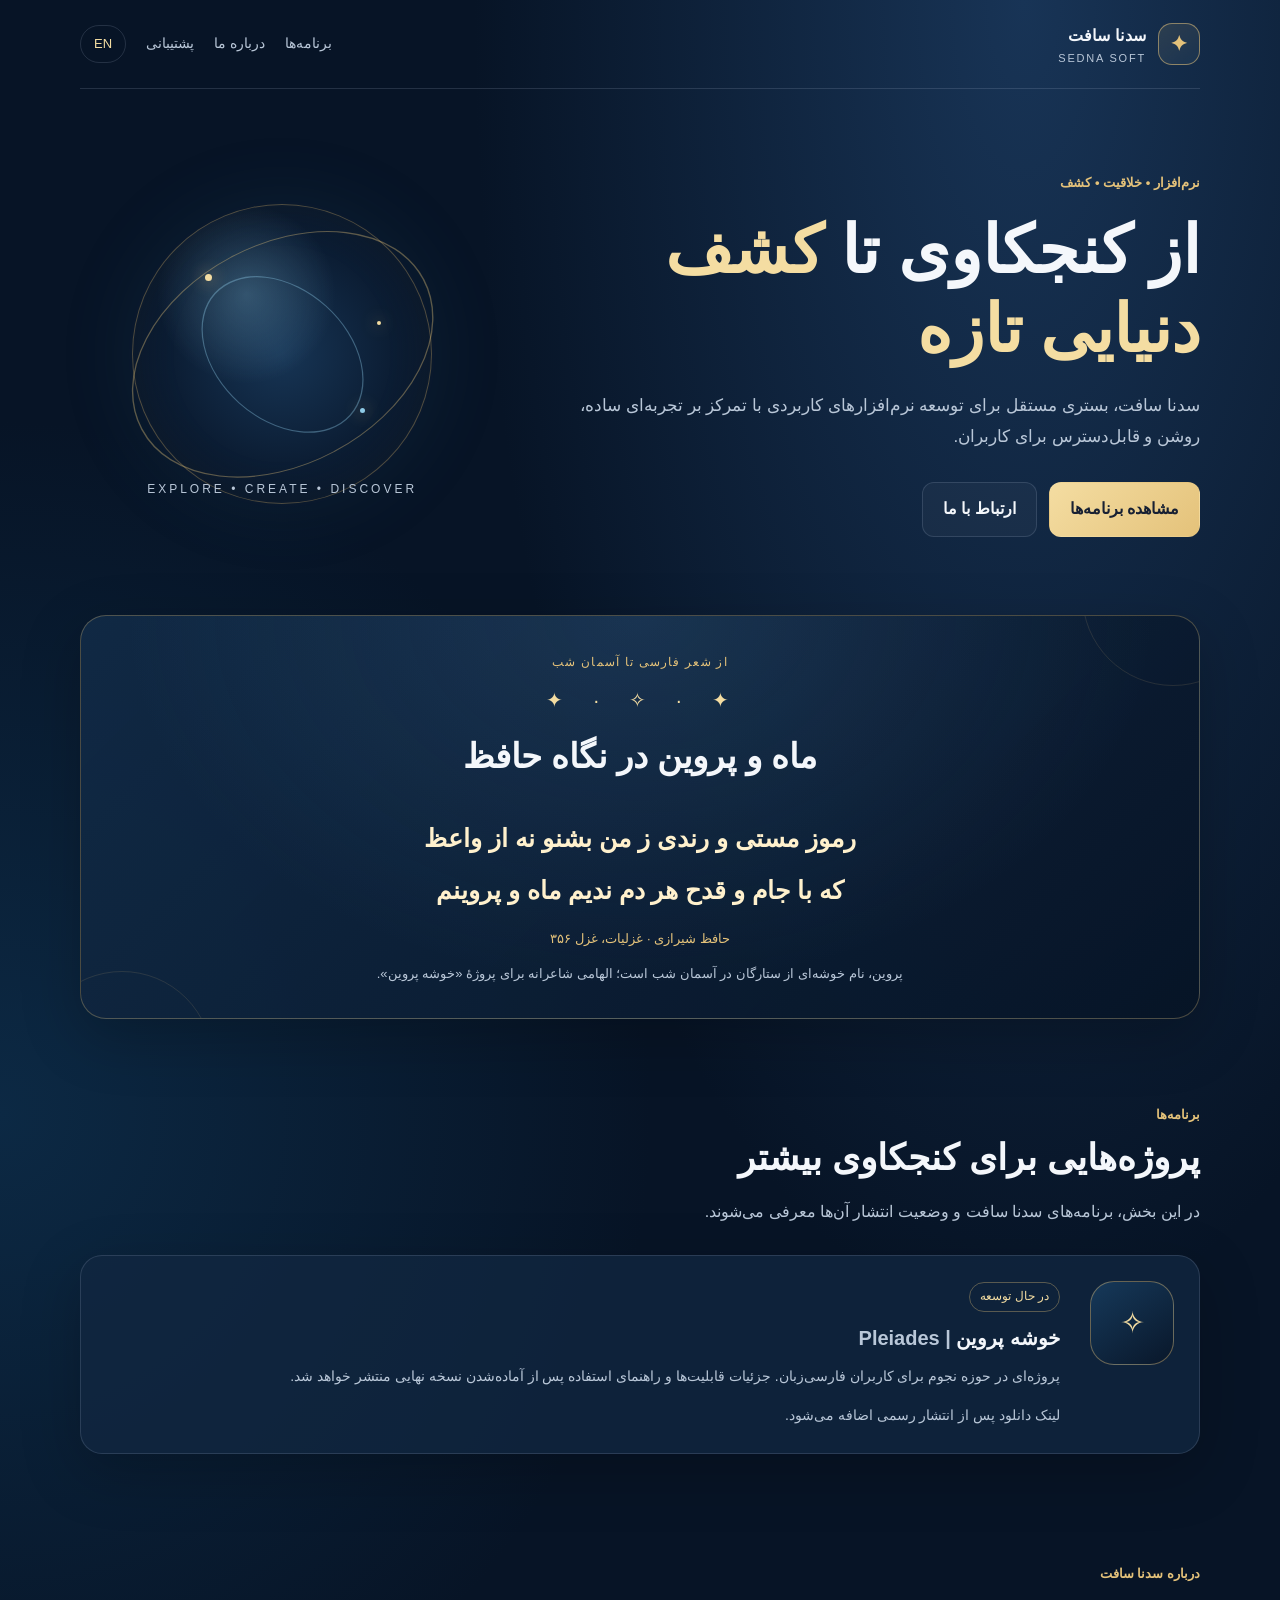
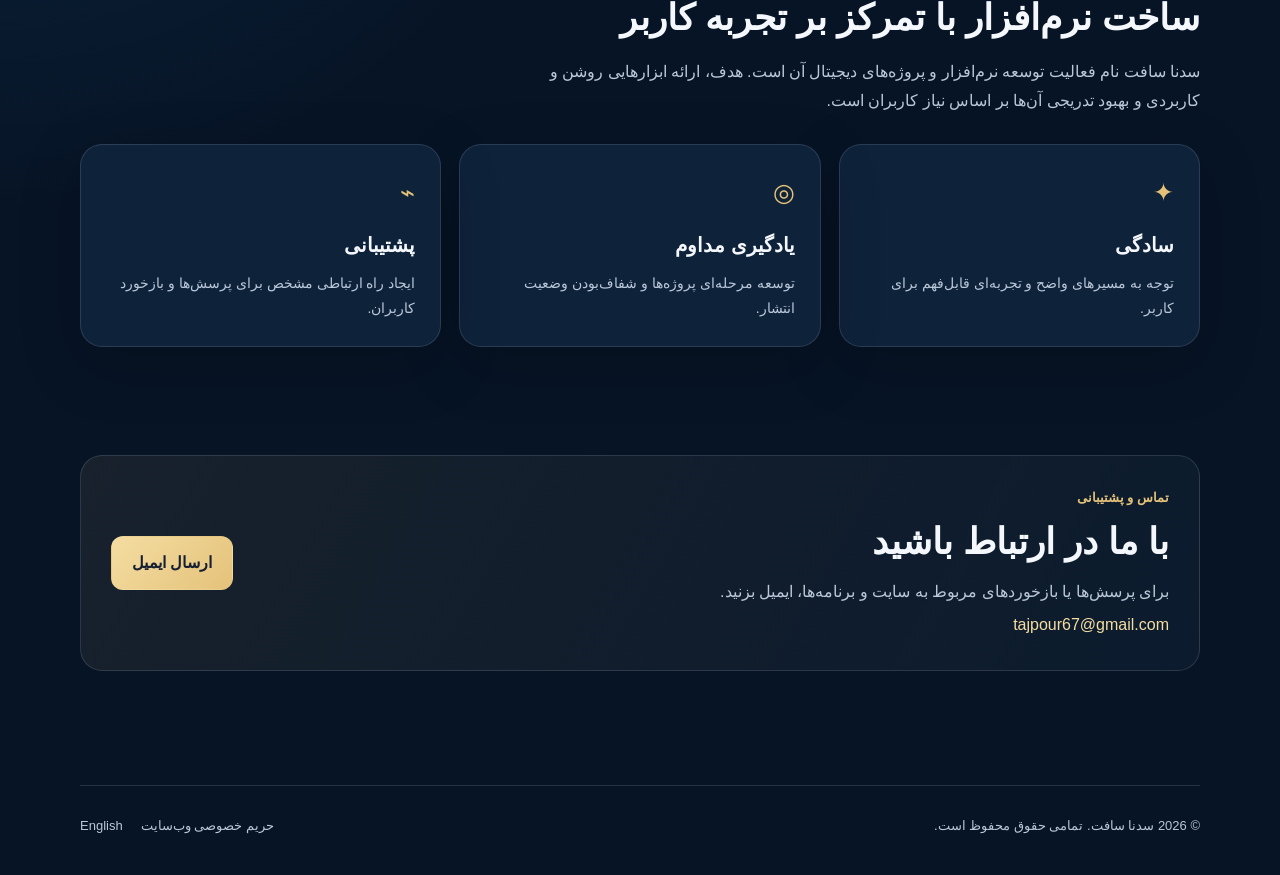
<file: index.html>
<!doctype html><html lang="fa" dir="rtl"><head><meta charset="utf-8"><meta name="viewport" content="width=device-width,initial-scale=1"><meta http-equiv="refresh" content="0; url=/fa/"><title>سدنا سافت | Sedna Soft</title><meta name="description" content="وب‌سایت رسمی سدنا سافت؛ معرفی برنامه‌ها و راه‌های پشتیبانی."><link rel="canonical" href="https://sednasoft.ir/fa/"><link rel="stylesheet" href="assets/style.css"><script>location.replace('/fa/')</script></head><body><main class="wrap page"><h1>سدنا سافت | Sedna Soft</h1><p>برای ورود به نسخه فارسی، <a href="/fa/">اینجا را انتخاب کنید</a>.</p><p lang="en"><a href="/en/">English version</a></p></main></body></html>
</file>
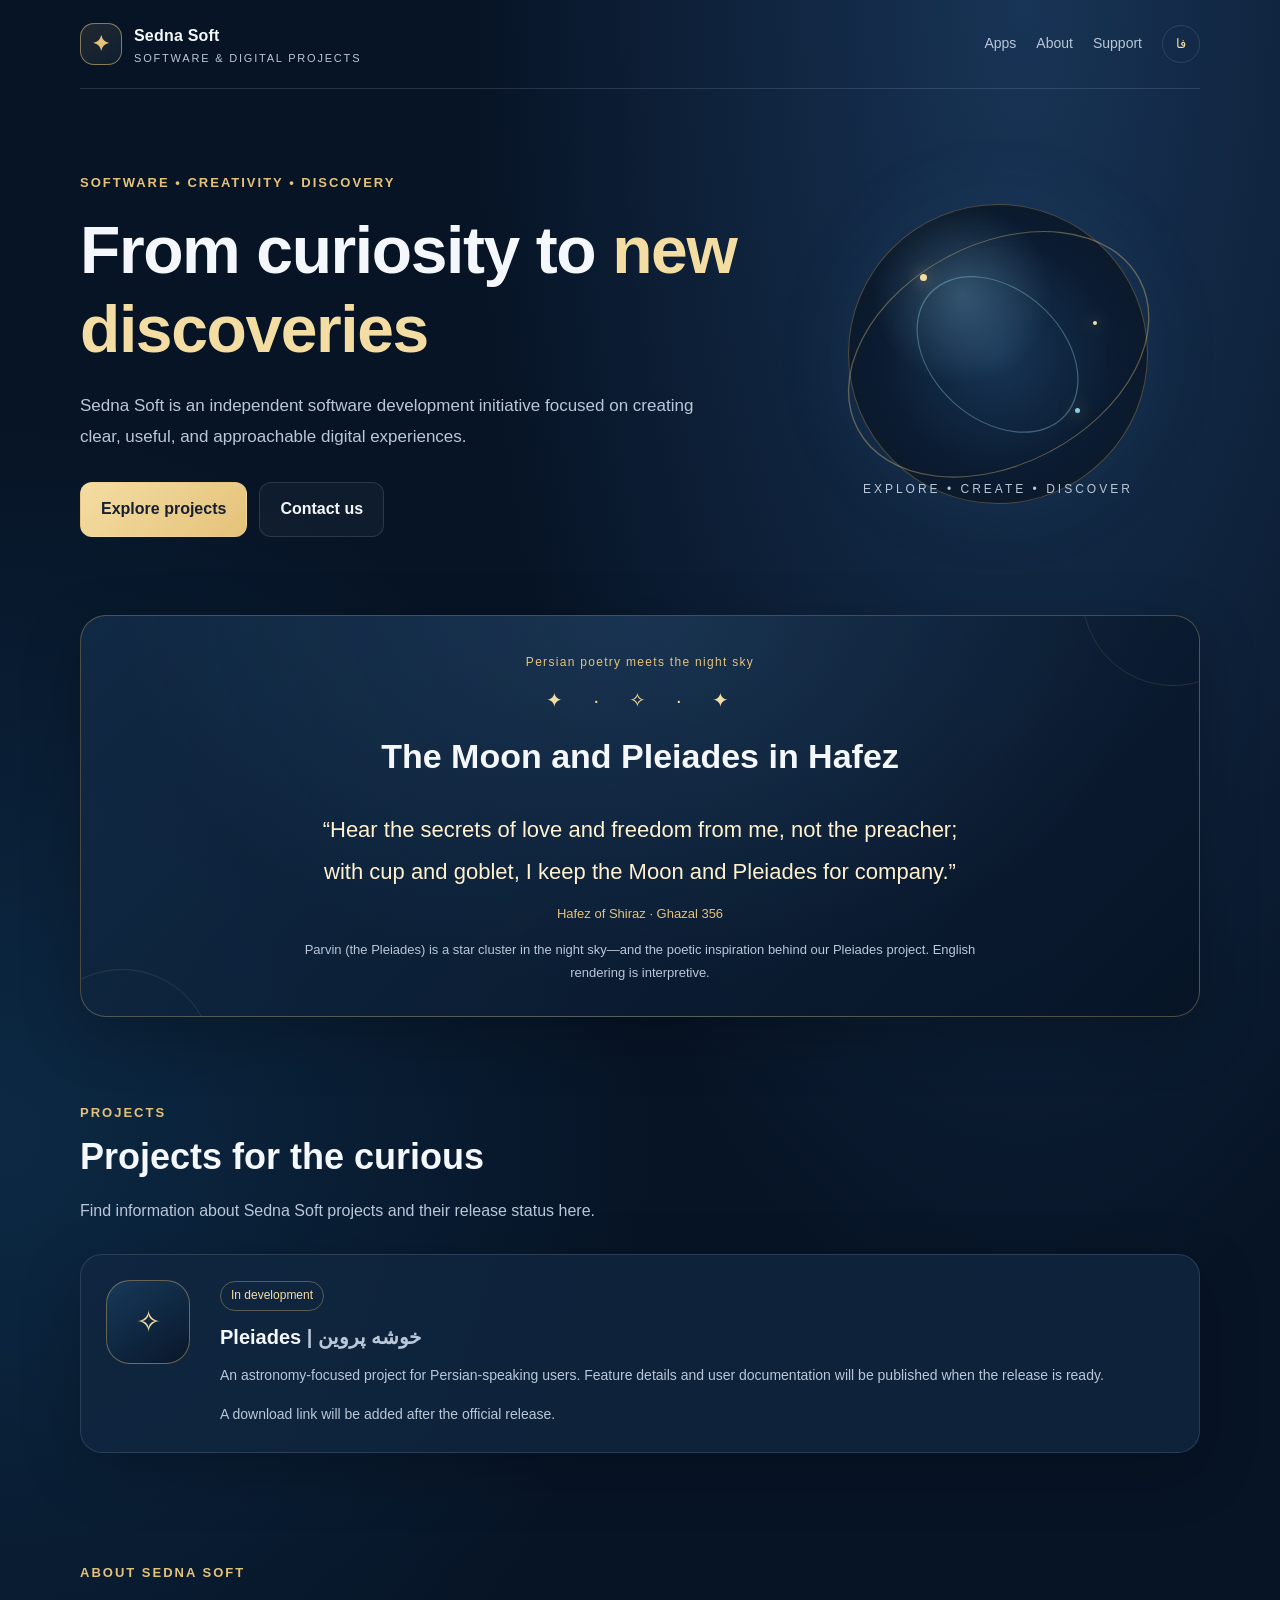
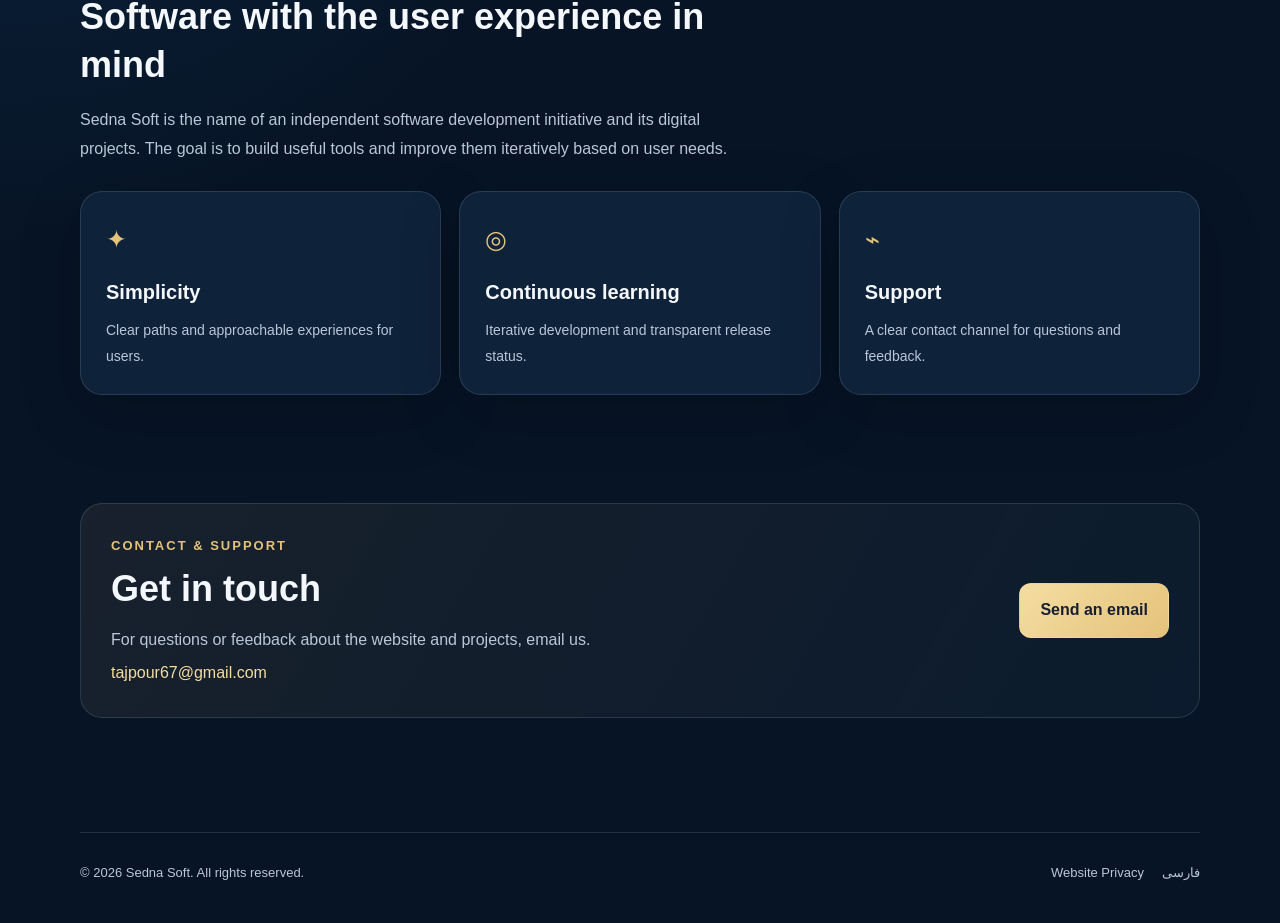
<file: en/index.html>
<!doctype html><html lang="en" dir="ltr"><head><meta charset="utf-8"><meta name="viewport" content="width=device-width,initial-scale=1"><title>Sedna Soft | Software Development</title><meta name="description" content="Sedna Soft: software projects, the Pleiades astronomy app project, and support contact information."><meta name="theme-color" content="#071426"><link rel="stylesheet" href="../assets/style.css"><link rel="canonical" href="https://sednasoft.ir/en/"></head><body><header class="wrap topbar"><a class="brand" href="./" aria-label="Sedna Soft home"><span class="brand-mark">✦</span><span>Sedna Soft<small>SOFTWARE & DIGITAL PROJECTS</small></span></a><nav class="nav" aria-label="Main navigation"><a href="#apps">Apps</a><a class="nav-hide" href="#about">About</a><a href="#contact">Support</a><a class="lang" href="../fa/" lang="fa" dir="rtl">فا</a></nav></header><main><section class="wrap hero"><div><div class="eyebrow">SOFTWARE • CREATIVITY • DISCOVERY</div><h1>From curiosity to <span>new discoveries</span></h1><p class="lead">Sedna Soft is an independent software development initiative focused on creating clear, useful, and approachable digital experiences.</p><div class="actions"><a class="btn primary" href="#apps">Explore projects</a><a class="btn secondary" href="#contact">Contact us</a></div></div><div class="orb-wrap" aria-hidden="true"><div class="orb"><i class="star"></i><i class="star s2"></i><i class="star s3"></i></div><div class="orbit-label">EXPLORE • CREATE • DISCOVER</div></div></section><section class="wrap poetry-section" aria-labelledby="poetry-title"><div class="poetry-card"><div class="poetry-kicker">Persian poetry meets the night sky</div><div class="poetry-stars" aria-hidden="true">✦　·　✧　·　✦</div><h2 id="poetry-title">The Moon and Pleiades in Hafez</h2><blockquote><p>“Hear the secrets of love and freedom from me, not the preacher;<br>with cup and goblet, I keep the Moon and Pleiades for company.”</p></blockquote><div class="poetry-credit">Hafez of Shiraz · Ghazal 356</div><p class="poetry-note">Parvin (the Pleiades) is a star cluster in the night sky—and the poetic inspiration behind our Pleiades project. English rendering is interpretive.</p></div></section><section class="wrap section" id="apps"><div class="section-head"><div class="eyebrow">PROJECTS</div><h2>Projects for the curious</h2><p class="muted">Find information about Sedna Soft projects and their release status here.</p></div><article class="card app-card"><div class="app-icon" aria-hidden="true">✧</div><div><span class="badge">In development</span><h3>Pleiades <span class="muted">| خوشه پروین</span></h3><p>An astronomy-focused project for Persian-speaking users. Feature details and user documentation will be published when the release is ready.</p><p class="small" style="margin-top:14px">A download link will be added after the official release.</p></div></article></section><section class="wrap section" id="about"><div class="section-head"><div class="eyebrow">ABOUT SEDNA SOFT</div><h2>Software with the user experience in mind</h2><p class="muted">Sedna Soft is the name of an independent software development initiative and its digital projects. The goal is to build useful tools and improve them iteratively based on user needs.</p></div><div class="grid"><article class="card"><div class="icon">✦</div><h3>Simplicity</h3><p>Clear paths and approachable experiences for users.</p></article><article class="card"><div class="icon">◎</div><h3>Continuous learning</h3><p>Iterative development and transparent release status.</p></article><article class="card"><div class="icon">⌁</div><h3>Support</h3><p>A clear contact channel for questions and feedback.</p></article></div></section><section class="wrap section" id="contact"><div class="contact"><div><div class="eyebrow">CONTACT & SUPPORT</div><h2>Get in touch</h2><p>For questions or feedback about the website and projects, email us.</p><a class="email" href="mailto:tajpour67@gmail.com">tajpour67@gmail.com</a></div><a class="btn primary" href="mailto:tajpour67@gmail.com?subject=Message%20to%20Sedna%20Tech">Send an email</a></div></section></main><footer class="wrap footer"><span>© <span id="year">2026</span> Sedna Soft. All rights reserved.</span><div class="footer-links"><a href="privacy.html">Website Privacy</a><a href="../fa/">فارسی</a></div></footer><script>document.getElementById('year').textContent=new Date().getFullYear()</script></body></html>
</file>
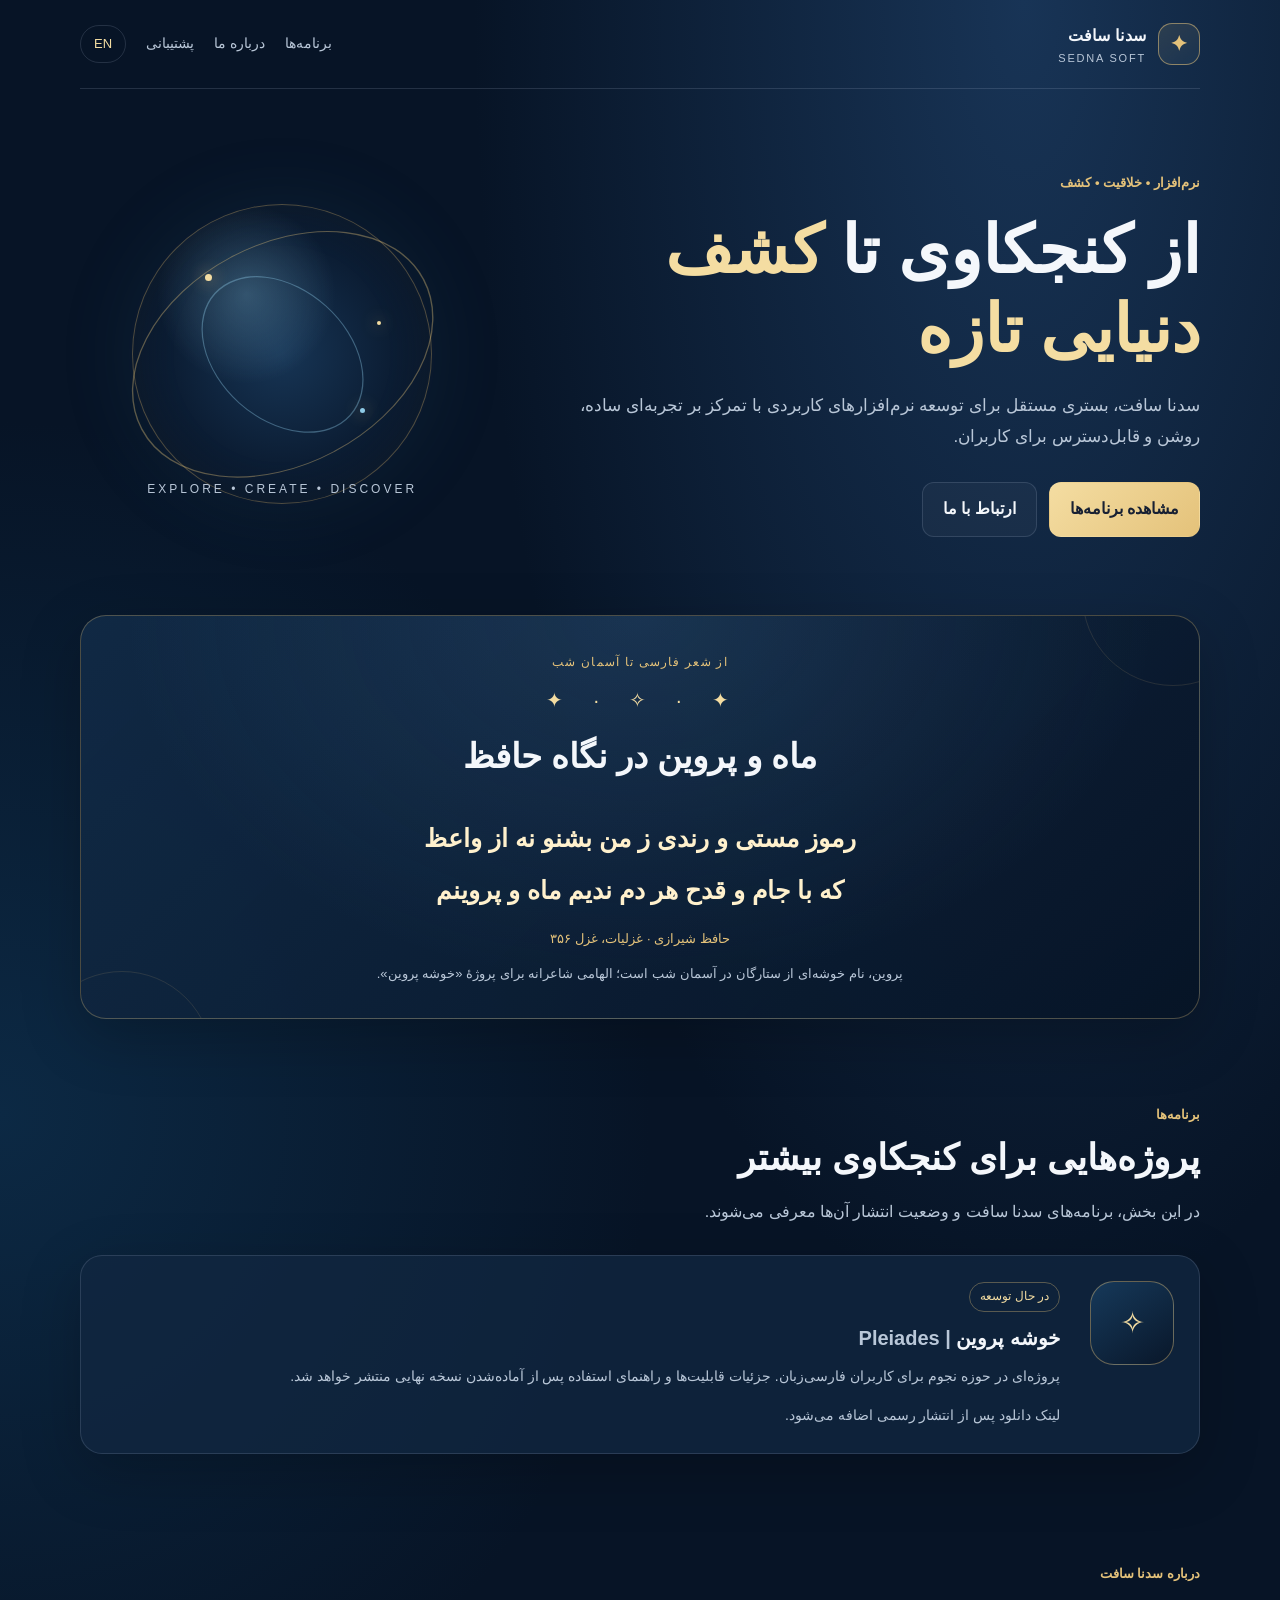
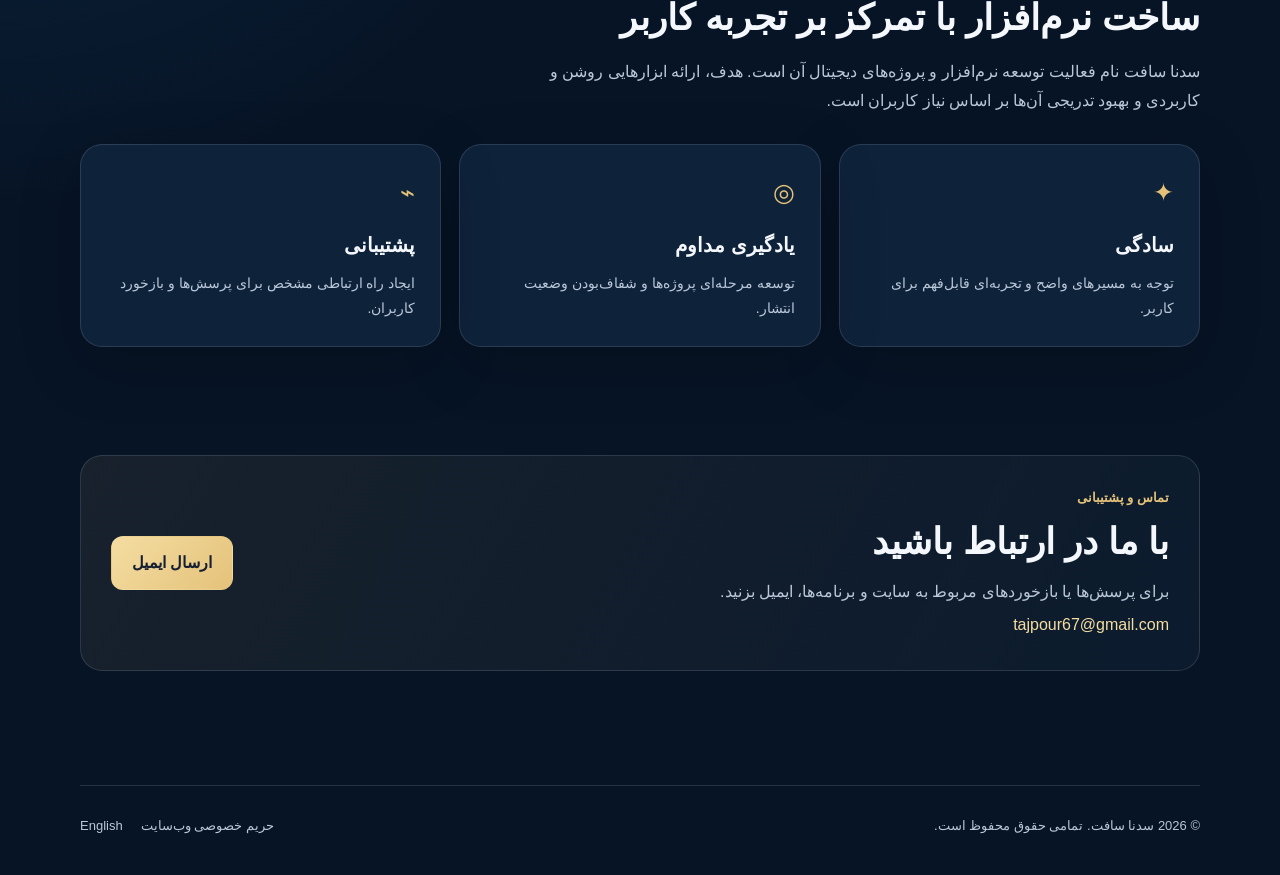
<file: fa/index.html>
<!doctype html><html lang="fa" dir="rtl"><head><meta charset="utf-8"><meta name="viewport" content="width=device-width,initial-scale=1"><title>سدنا سافت | توسعه نرم‌افزار</title><meta name="description" content="سدنا سافت؛ معرفی برنامه‌های نرم‌افزاری، پروژه خوشه پروین و راه‌های پشتیبانی."><meta name="theme-color" content="#071426"><link rel="stylesheet" href="../assets/style.css"><link rel="canonical" href="https://sednasoft.ir/fa/"></head><body><header class="wrap topbar"><a class="brand" href="./" aria-label="صفحه اصلی سدنا سافت"><span class="brand-mark">✦</span><span>سدنا سافت<small>SEDNA SOFT</small></span></a><nav class="nav" aria-label="پیمایش اصلی"><a href="#apps">برنامه‌ها</a><a class="nav-hide" href="#about">درباره ما</a><a href="#contact">پشتیبانی</a><a class="lang" href="../en/" lang="en" dir="ltr">EN</a></nav></header><main><section class="wrap hero"><div><div class="eyebrow">نرم‌افزار • خلاقیت • کشف</div><h1>از کنجکاوی تا <span>کشف دنیایی تازه</span></h1><p class="lead">سدنا سافت، بستری مستقل برای توسعه نرم‌افزارهای کاربردی با تمرکز بر تجربه‌ای ساده، روشن و قابل‌دسترس برای کاربران.</p><div class="actions"><a class="btn primary" href="#apps">مشاهده برنامه‌ها</a><a class="btn secondary" href="#contact">ارتباط با ما</a></div></div><div class="orb-wrap" aria-hidden="true"><div class="orb"><i class="star"></i><i class="star s2"></i><i class="star s3"></i></div><div class="orbit-label">EXPLORE • CREATE • DISCOVER</div></div></section><section class="wrap poetry-section" aria-labelledby="poetry-title"><div class="poetry-card"><div class="poetry-kicker">از شعر فارسی تا آسمان شب</div><div class="poetry-stars" aria-hidden="true">✦　·　✧　·　✦</div><h2 id="poetry-title">ماه و پروین در نگاه حافظ</h2><blockquote><p>رموز مستی و رندی ز من بشنو نه از واعظ<br>که با جام و قدح هر دم ندیم ماه و پروینم</p></blockquote><div class="poetry-credit">حافظ شیرازی · غزلیات، غزل ۳۵۶</div><p class="poetry-note">پروین، نام خوشه‌ای از ستارگان در آسمان شب است؛ الهامی شاعرانه برای پروژهٔ «خوشه پروین».</p></div></section><section class="wrap section" id="apps"><div class="section-head"><div class="eyebrow">برنامه‌ها</div><h2>پروژه‌هایی برای کنجکاوی بیشتر</h2><p class="muted">در این بخش، برنامه‌های سدنا سافت و وضعیت انتشار آن‌ها معرفی می‌شوند.</p></div><article class="card app-card"><div class="app-icon" aria-hidden="true">✧</div><div><span class="badge">در حال توسعه</span><h3>خوشه پروین <span class="muted">| Pleiades</span></h3><p>پروژه‌ای در حوزه نجوم برای کاربران فارسی‌زبان. جزئیات قابلیت‌ها و راهنمای استفاده پس از آماده‌شدن نسخه نهایی منتشر خواهد شد.</p><p class="small" style="margin-top:14px">لینک دانلود پس از انتشار رسمی اضافه می‌شود.</p></div></article></section><section class="wrap section" id="about"><div class="section-head"><div class="eyebrow">درباره سدنا سافت</div><h2>ساخت نرم‌افزار با تمرکز بر تجربه کاربر</h2><p class="muted">سدنا سافت نام فعالیت توسعه نرم‌افزار و پروژه‌های دیجیتال آن است. هدف، ارائه ابزارهایی روشن و کاربردی و بهبود تدریجی آن‌ها بر اساس نیاز کاربران است.</p></div><div class="grid"><article class="card"><div class="icon">✦</div><h3>سادگی</h3><p>توجه به مسیرهای واضح و تجربه‌ای قابل‌فهم برای کاربر.</p></article><article class="card"><div class="icon">◎</div><h3>یادگیری مداوم</h3><p>توسعه مرحله‌ای پروژه‌ها و شفاف‌بودن وضعیت انتشار.</p></article><article class="card"><div class="icon">⌁</div><h3>پشتیبانی</h3><p>ایجاد راه ارتباطی مشخص برای پرسش‌ها و بازخورد کاربران.</p></article></div></section><section class="wrap section" id="contact"><div class="contact"><div><div class="eyebrow">تماس و پشتیبانی</div><h2>با ما در ارتباط باشید</h2><p>برای پرسش‌ها یا بازخوردهای مربوط به سایت و برنامه‌ها، ایمیل بزنید.</p><a class="email" href="mailto:tajpour67@gmail.com">tajpour67@gmail.com</a></div><a class="btn primary" href="mailto:tajpour67@gmail.com?subject=%D9%BE%DB%8C%D8%A7%D9%85%20%D8%A8%D9%87%20%D8%B3%D8%AF%D9%86%D8%A7%20%D8%AA%DA%A9">ارسال ایمیل</a></div></section></main><footer class="wrap footer"><span>© <span id="year">2026</span> سدنا سافت. تمامی حقوق محفوظ است.</span><div class="footer-links"><a href="privacy.html">حریم خصوصی وب‌سایت</a><a href="../en/">English</a></div></footer><script>document.getElementById('year').textContent=new Date().getFullYear()</script></body></html>
</file>
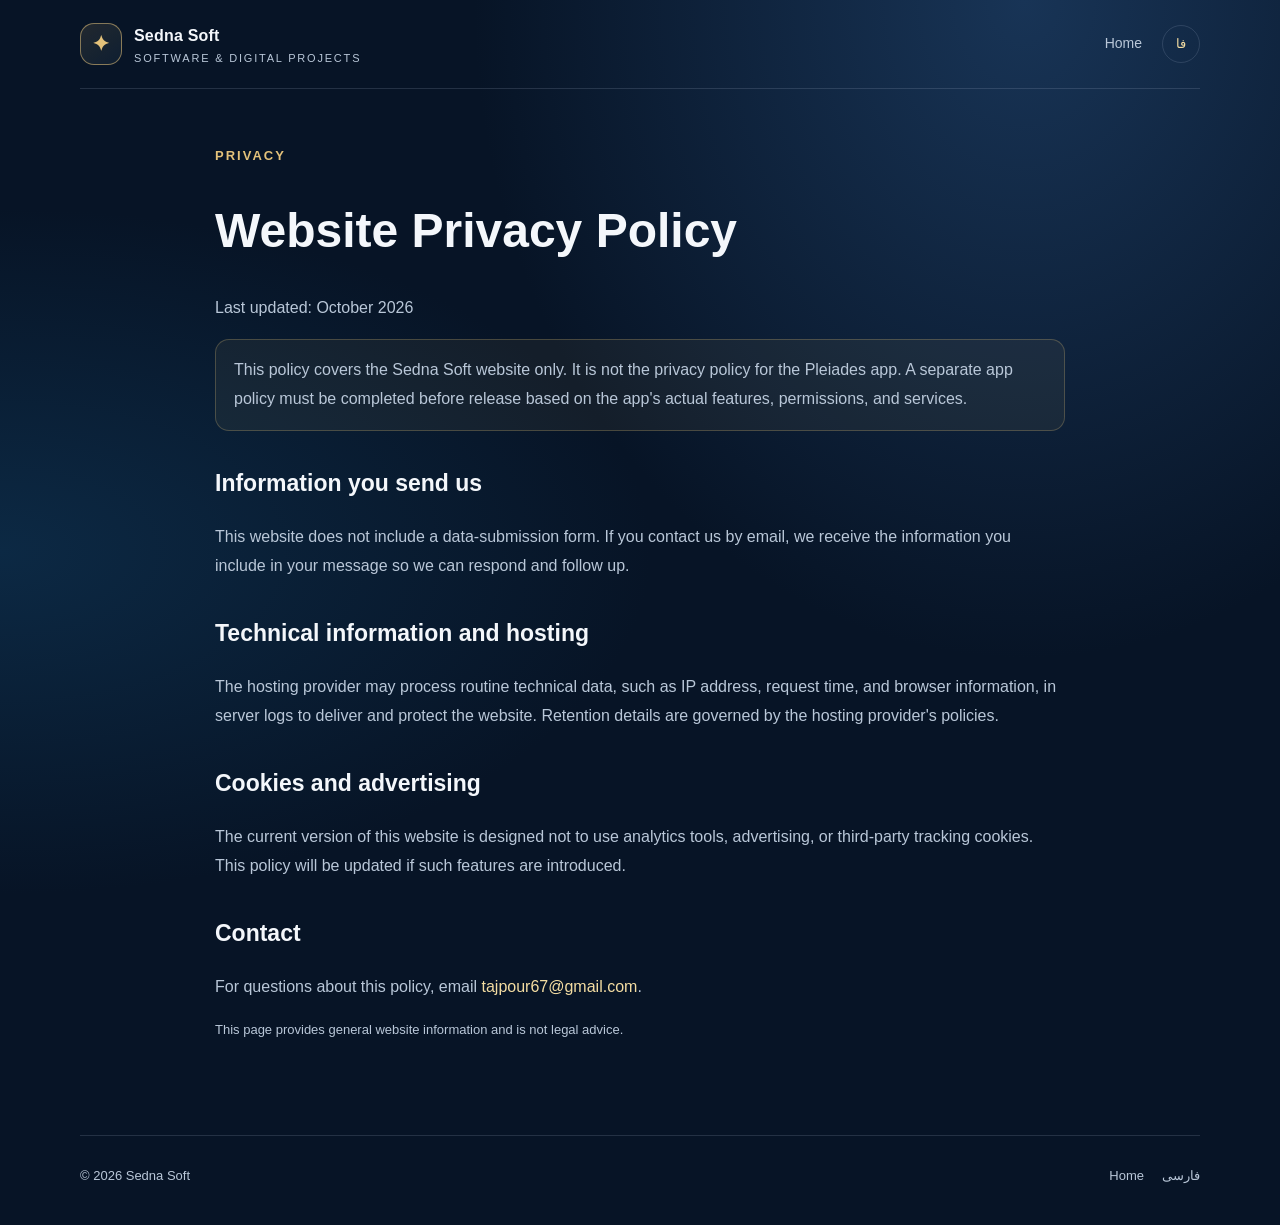
<file: en/privacy.html>
<!doctype html><html lang="en" dir="ltr"><head><meta charset="utf-8"><meta name="viewport" content="width=device-width,initial-scale=1"><title>Website Privacy | Sedna Soft</title><meta name="description" content="Privacy information for the Sedna Soft website."><link rel="stylesheet" href="../assets/style.css"></head><body><header class="wrap topbar"><a class="brand" href="./"><span class="brand-mark">✦</span><span>Sedna Soft<small>SOFTWARE & DIGITAL PROJECTS</small></span></a><nav class="nav"><a href="./">Home</a><a class="lang" href="../fa/privacy.html" lang="fa" dir="rtl">فا</a></nav></header><main class="wrap page"><div class="eyebrow">PRIVACY</div><h1>Website Privacy Policy</h1><p>Last updated: October 2026</p><div class="notice">This policy covers the Sedna Soft website only. It is not the privacy policy for the Pleiades app. A separate app policy must be completed before release based on the app's actual features, permissions, and services.</div><h2>Information you send us</h2><p>This website does not include a data-submission form. If you contact us by email, we receive the information you include in your message so we can respond and follow up.</p><h2>Technical information and hosting</h2><p>The hosting provider may process routine technical data, such as IP address, request time, and browser information, in server logs to deliver and protect the website. Retention details are governed by the hosting provider's policies.</p><h2>Cookies and advertising</h2><p>The current version of this website is designed not to use analytics tools, advertising, or third-party tracking cookies. This policy will be updated if such features are introduced.</p><h2>Contact</h2><p>For questions about this policy, email <a class="email" href="mailto:tajpour67@gmail.com">tajpour67@gmail.com</a>.</p><p class="small">This page provides general website information and is not legal advice.</p></main><footer class="wrap footer"><span>© 2026 Sedna Soft</span><div class="footer-links"><a href="./">Home</a><a href="../fa/privacy.html">فارسی</a></div></footer></body></html>
</file>
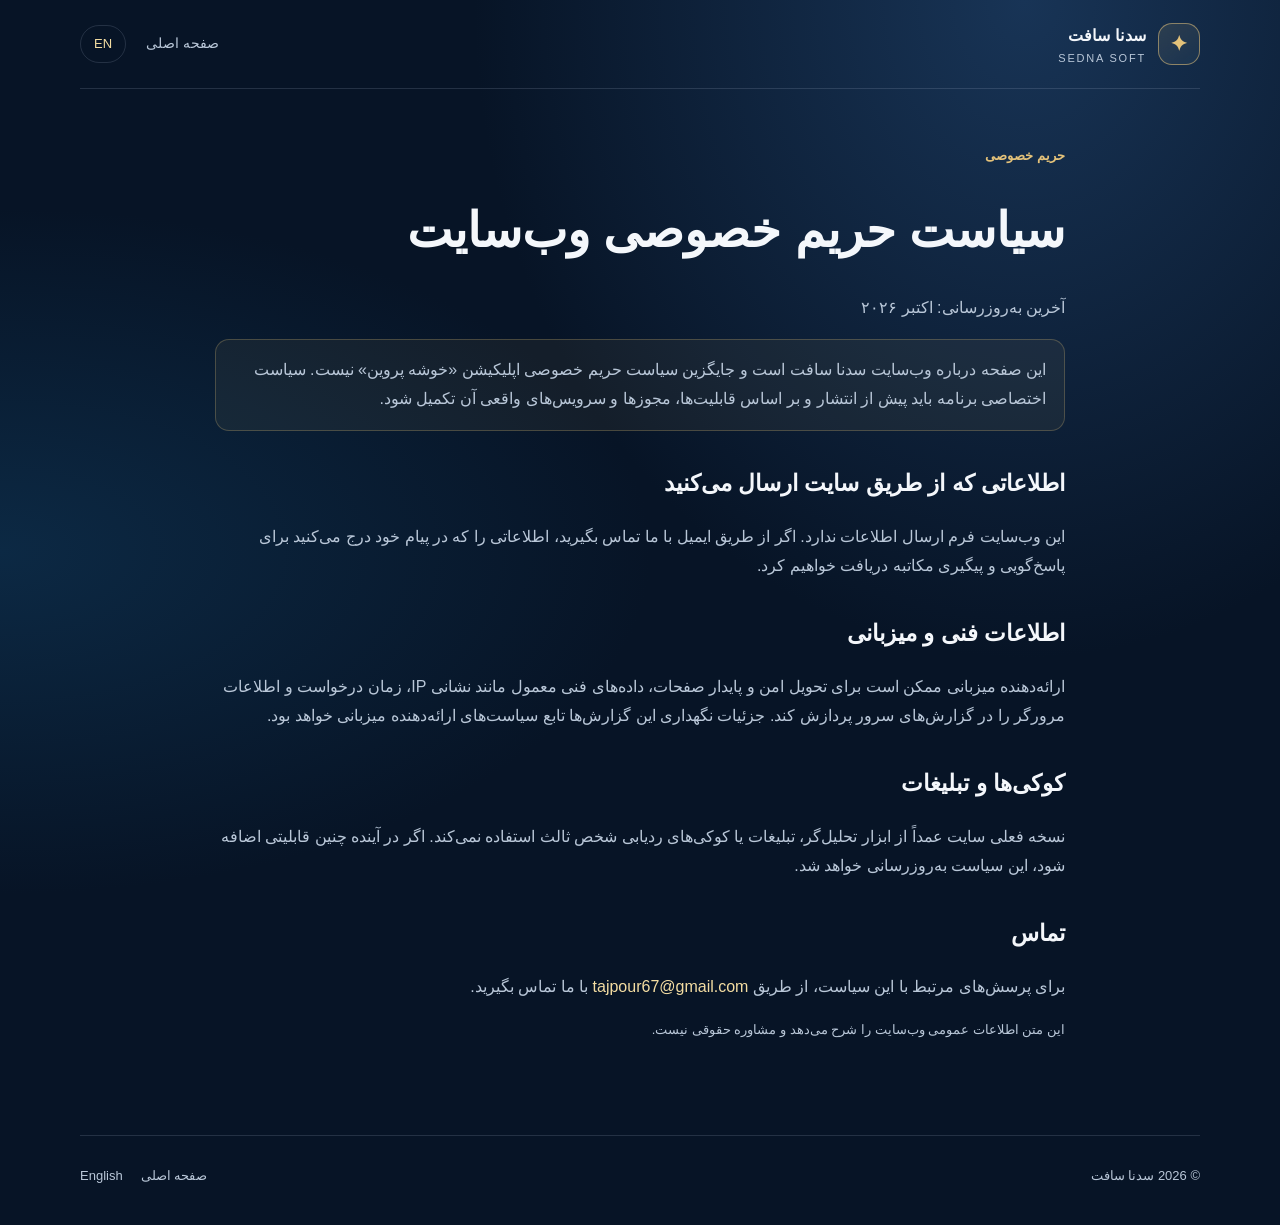
<file: fa/privacy.html>
<!doctype html><html lang="fa" dir="rtl"><head><meta charset="utf-8"><meta name="viewport" content="width=device-width,initial-scale=1"><title>حریم خصوصی وب‌سایت | سدنا سافت</title><meta name="description" content="اطلاعات مربوط به حریم خصوصی وب‌سایت سدنا سافت."><link rel="stylesheet" href="../assets/style.css"></head><body><header class="wrap topbar"><a class="brand" href="./"><span class="brand-mark">✦</span><span>سدنا سافت<small>SEDNA SOFT</small></span></a><nav class="nav"><a href="./">صفحه اصلی</a><a class="lang" href="../en/privacy.html" lang="en" dir="ltr">EN</a></nav></header><main class="wrap page"><div class="eyebrow">حریم خصوصی</div><h1>سیاست حریم خصوصی وب‌سایت</h1><p>آخرین به‌روزرسانی: اکتبر ۲۰۲۶</p><div class="notice">این صفحه درباره وب‌سایت سدنا سافت است و جایگزین سیاست حریم خصوصی اپلیکیشن «خوشه پروین» نیست. سیاست اختصاصی برنامه باید پیش از انتشار و بر اساس قابلیت‌ها، مجوزها و سرویس‌های واقعی آن تکمیل شود.</div><h2>اطلاعاتی که از طریق سایت ارسال می‌کنید</h2><p>این وب‌سایت فرم ارسال اطلاعات ندارد. اگر از طریق ایمیل با ما تماس بگیرید، اطلاعاتی را که در پیام خود درج می‌کنید برای پاسخ‌گویی و پیگیری مکاتبه دریافت خواهیم کرد.</p><h2>اطلاعات فنی و میزبانی</h2><p>ارائه‌دهنده میزبانی ممکن است برای تحویل امن و پایدار صفحات، داده‌های فنی معمول مانند نشانی IP، زمان درخواست و اطلاعات مرورگر را در گزارش‌های سرور پردازش کند. جزئیات نگهداری این گزارش‌ها تابع سیاست‌های ارائه‌دهنده میزبانی خواهد بود.</p><h2>کوکی‌ها و تبلیغات</h2><p>نسخه فعلی سایت عمداً از ابزار تحلیل‌گر، تبلیغات یا کوکی‌های ردیابی شخص ثالث استفاده نمی‌کند. اگر در آینده چنین قابلیتی اضافه شود، این سیاست به‌روزرسانی خواهد شد.</p><h2>تماس</h2><p>برای پرسش‌های مرتبط با این سیاست، از طریق <a class="email" href="mailto:tajpour67@gmail.com">tajpour67@gmail.com</a> با ما تماس بگیرید.</p><p class="small">این متن اطلاعات عمومی وب‌سایت را شرح می‌دهد و مشاوره حقوقی نیست.</p></main><footer class="wrap footer"><span>© 2026 سدنا سافت</span><div class="footer-links"><a href="./">صفحه اصلی</a><a href="../en/privacy.html">English</a></div></footer></body></html>
</file>
<file: assets/style.css>
:root{--bg:#071426;--bg2:#0b1c32;--panel:rgba(17,39,64,.78);--line:rgba(184,199,220,.16);--text:#f4f7fb;--muted:#b9c7d8;--gold:#e4c27a;--gold2:#f4dda2;--accent:#8ecae6;--radius:22px;--shadow:0 18px 60px rgba(0,0,0,.22)}
*{box-sizing:border-box}html{scroll-behavior:smooth}body{margin:0;background:radial-gradient(ellipse at 80% 0%,#183456 0,transparent 38%),radial-gradient(ellipse at 0% 45%,#0c2944 0,transparent 36%),var(--bg);color:var(--text);font-family:Tahoma,Arial,sans-serif;line-height:1.8;min-height:100vh}a{color:inherit;text-decoration:none}a:focus-visible,button:focus-visible{outline:3px solid var(--gold);outline-offset:4px}.wrap{width:min(1120px,calc(100% - 36px));margin:auto}.topbar{display:flex;align-items:center;justify-content:space-between;gap:20px;padding:22px 0;border-bottom:1px solid var(--line)}.brand{display:flex;align-items:center;gap:12px;font-weight:800;letter-spacing:.2px}.brand-mark{width:42px;height:42px;border:1px solid rgba(228,194,122,.55);border-radius:14px;display:grid;place-items:center;color:var(--gold);font-size:21px;background:linear-gradient(145deg,rgba(228,194,122,.12),rgba(142,202,230,.06))}.brand small{display:block;font-size:11px;color:var(--muted);font-weight:500;letter-spacing:1.8px;line-height:1.4}.nav{display:flex;align-items:center;gap:20px;color:var(--muted);font-size:14px}.nav a:hover,.footer a:hover{color:var(--gold2)}.lang{border:1px solid var(--line);padding:6px 13px;border-radius:999px;color:var(--gold2);font-size:13px}.hero{padding:82px 0 60px;display:grid;grid-template-columns:1.25fr .75fr;gap:42px;align-items:center}.eyebrow{color:var(--gold);font-size:13px;letter-spacing:2px;font-weight:700}.hero h1{font-size:clamp(36px,5.5vw,66px);line-height:1.2;margin:16px 0 22px;letter-spacing:-1.5px}.hero h1 span{color:var(--gold2)}.lead{color:var(--muted);font-size:17px;max-width:650px}.actions{display:flex;flex-wrap:wrap;gap:12px;margin-top:30px}.btn{display:inline-flex;align-items:center;justify-content:center;padding:12px 20px;border-radius:12px;font-weight:700;border:1px solid var(--line);transition:transform .2s,background .2s}.btn:hover{transform:translateY(-2px)}.btn.primary{background:linear-gradient(135deg,var(--gold2),var(--gold));color:#172033;border-color:transparent}.btn.secondary{background:rgba(255,255,255,.035);color:var(--text)}.orb-wrap{display:grid;place-items:center;min-height:300px;position:relative}.orb{width:min(300px,72vw);aspect-ratio:1;border-radius:50%;position:relative;border:1px solid rgba(228,194,122,.32);background:radial-gradient(circle at 38% 30%,rgba(142,202,230,.28),transparent 32%),radial-gradient(circle at 50% 50%,#173555 0,#0b1c32 55%,#081426 70%);box-shadow:inset 0 0 50px rgba(142,202,230,.07),0 0 80px rgba(56,116,157,.12)}.orb:before,.orb:after{content:"";position:absolute;border:1px solid rgba(228,194,122,.38);border-radius:50%;inset:13%;transform:rotate(-28deg) scaleX(1.45)}.orb:after{inset:28%;transform:rotate(42deg) scaleX(1.4);border-color:rgba(142,202,230,.38)}.star{position:absolute;width:7px;height:7px;background:var(--gold2);border-radius:50%;box-shadow:0 0 16px var(--gold);top:23%;left:24%}.star.s2{top:68%;left:76%;width:5px;height:5px;background:var(--accent)}.star.s3{top:39%;left:82%;width:4px;height:4px}.orbit-label{position:absolute;bottom:3px;color:var(--muted);font-size:12px;letter-spacing:3px;text-transform:uppercase}.section{padding:54px 0}.section-head{max-width:680px;margin-bottom:28px}.section h2{font-size:clamp(25px,3vw,36px);line-height:1.35;margin:8px 0 12px}.muted{color:var(--muted)}.grid{display:grid;grid-template-columns:repeat(3,1fr);gap:18px}.card{padding:25px;border:1px solid var(--line);background:var(--panel);border-radius:var(--radius);box-shadow:var(--shadow)}.card .icon{font-size:25px;color:var(--gold);margin-bottom:12px}.card h3{margin:0 0 8px;font-size:20px}.card p{color:var(--muted);font-size:14px;margin:0}.app-card{display:grid;grid-template-columns:90px 1fr;gap:24px;align-items:start}.app-icon{width:84px;height:84px;border-radius:24px;display:grid;place-items:center;border:1px solid rgba(228,194,122,.42);background:linear-gradient(145deg,#16395a,#09172a);color:var(--gold2);font-size:30px}.badge{display:inline-block;border:1px solid rgba(228,194,122,.35);color:var(--gold2);padding:3px 10px;border-radius:999px;font-size:12px;margin-bottom:8px}.contact{display:flex;align-items:center;justify-content:space-between;gap:25px;padding:30px;border:1px solid var(--line);border-radius:var(--radius);background:linear-gradient(120deg,rgba(228,194,122,.08),rgba(142,202,230,.04))}.contact p{margin:4px 0;color:var(--muted)}.email{color:var(--gold2);overflow-wrap:anywhere}.footer{margin-top:60px;border-top:1px solid var(--line);padding:28px 0 38px;color:var(--muted);font-size:13px;display:flex;justify-content:space-between;gap:20px;flex-wrap:wrap}.footer-links{display:flex;gap:18px;flex-wrap:wrap}.page{padding:55px 0 20px;max-width:850px}.page h1{font-size:clamp(32px,4vw,48px);line-height:1.3}.page h2{font-size:23px;margin-top:32px}.page p,.page li{color:var(--muted)}.notice{border:1px solid rgba(228,194,122,.25);background:rgba(228,194,122,.06);border-radius:14px;padding:16px 18px;color:var(--muted)}.small{font-size:13px;color:var(--muted)}
html[dir="rtl"] body{font-family:Tahoma,Arial,sans-serif}html[dir="rtl"] .hero h1{letter-spacing:0}html[dir="rtl"] .eyebrow{letter-spacing:0}html[dir="ltr"] body{font-family:Inter,Arial,sans-serif}html[dir="ltr"] .hero h1{letter-spacing:-1.4px}
@media(max-width:800px){.hero{grid-template-columns:1fr;padding:54px 0 30px;gap:20px}.orb-wrap{min-height:240px;grid-row:1}.orb{width:210px}.grid{grid-template-columns:1fr}.nav{gap:12px}.nav .nav-hide{display:none}.contact{align-items:flex-start;flex-direction:column}.app-card{grid-template-columns:1fr}.topbar{align-items:flex-start}.brand{flex-shrink:0}.wrap{width:min(100% - 28px,1120px)}}
@media(prefers-reduced-motion:reduce){html{scroll-behavior:auto}*,*:before,*:after{transition:none!important}}

.poetry-section{padding:18px 0 30px}.poetry-card{position:relative;overflow:hidden;text-align:center;padding:36px 28px 32px;border:1px solid rgba(228,194,122,.3);border-radius:26px;background:radial-gradient(ellipse at 50% 0%,rgba(65,112,157,.24),transparent 65%),linear-gradient(135deg,rgba(18,43,71,.9),rgba(7,20,38,.92));box-shadow:var(--shadow)}.poetry-card:before,.poetry-card:after{content:"";position:absolute;width:180px;height:180px;border:1px solid rgba(228,194,122,.13);border-radius:50%;pointer-events:none}.poetry-card:before{top:-112px;right:-65px}.poetry-card:after{bottom:-135px;left:-50px}.poetry-kicker{font-size:12px;letter-spacing:1.2px;color:var(--gold)}.poetry-stars{color:var(--gold2);font-size:20px;letter-spacing:5px;margin:8px 0}.poetry-card h2{font-size:clamp(24px,3vw,34px);margin:4px 0 18px}.poetry-card blockquote{margin:0 auto;max-width:800px;color:#fff1cd;font-size:clamp(18px,2.5vw,25px);line-height:2.1;font-weight:600}.poetry-credit{color:var(--gold);font-size:13px;margin-top:10px}.poetry-note{max-width:700px;margin:12px auto 0;color:var(--muted);font-size:13px}.poetry-card p{margin-bottom:0}html[dir="ltr"] .poetry-card blockquote{font-size:clamp(17px,2vw,22px);font-weight:500;line-height:1.9}html[dir="ltr"] .poetry-kicker{letter-spacing:1.3px}@media(max-width:600px){.poetry-card{padding:28px 17px}.poetry-card blockquote br{display:none}}
</file>
